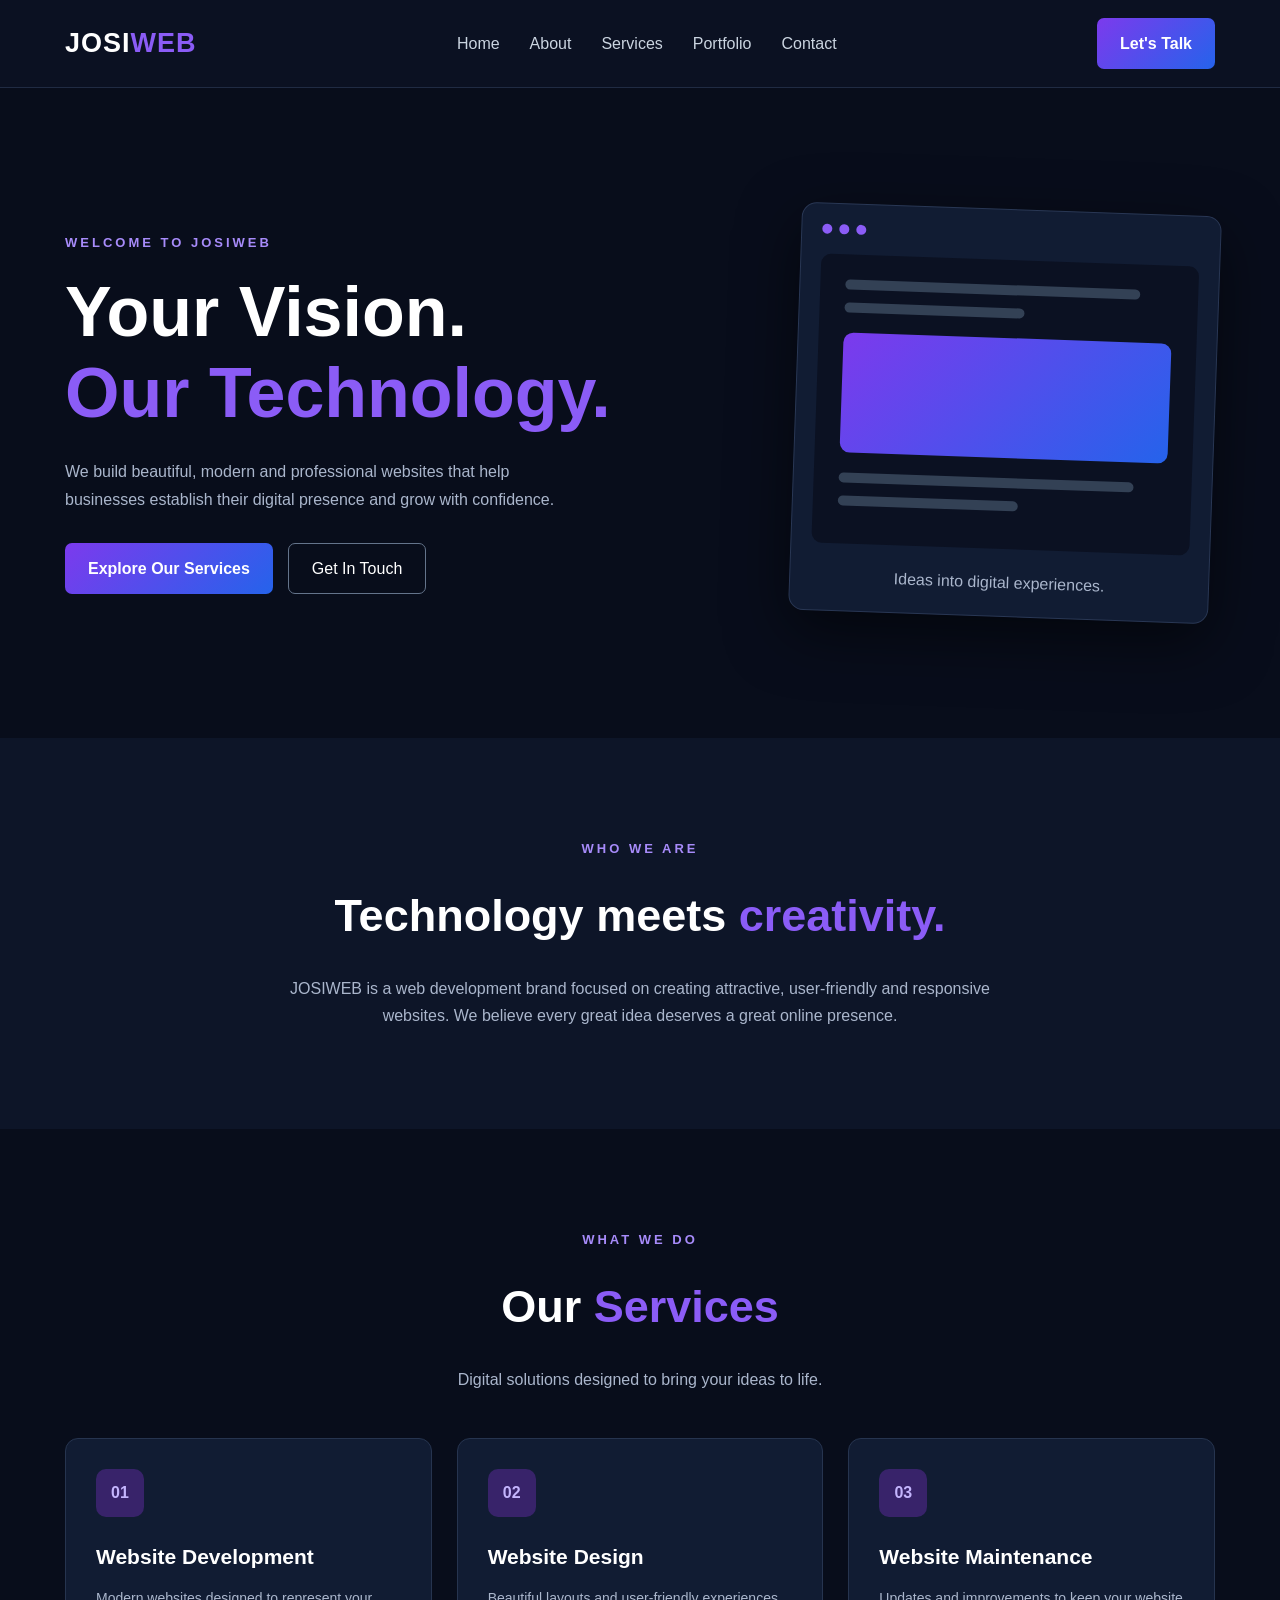
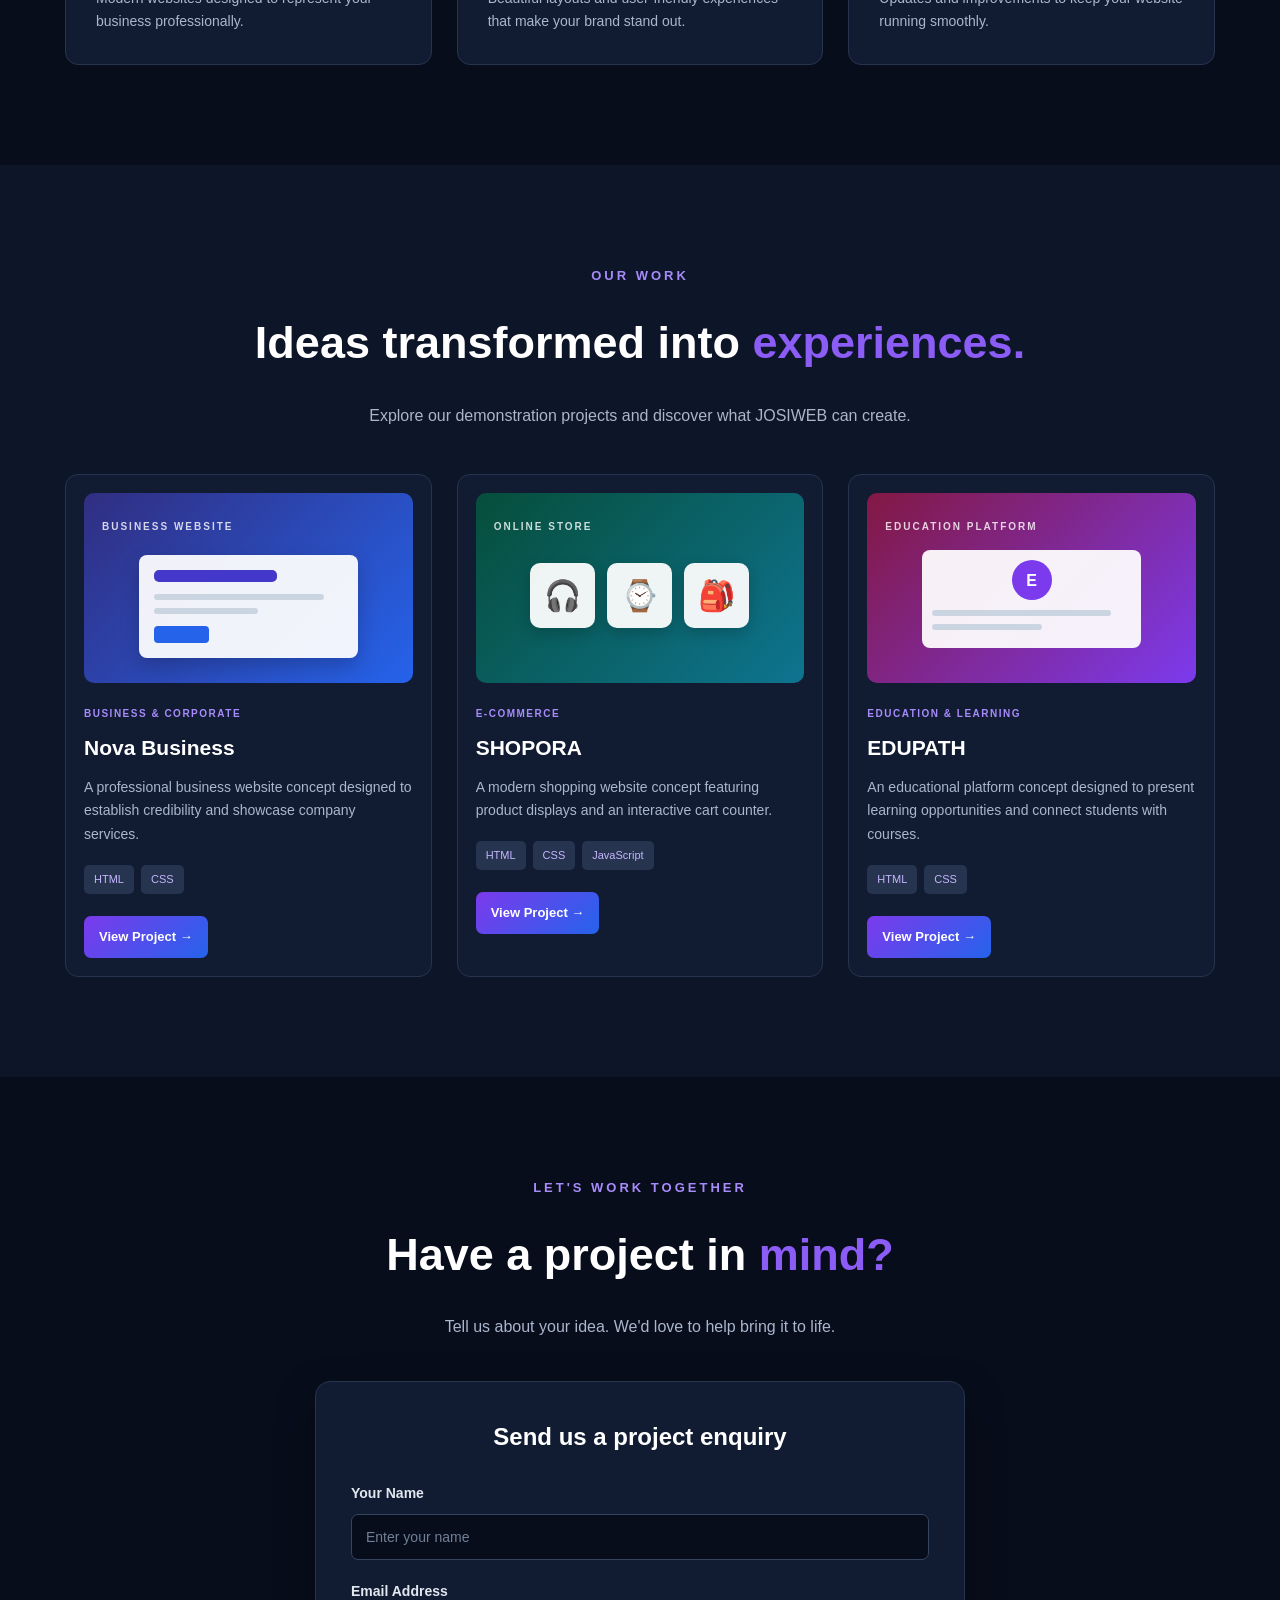
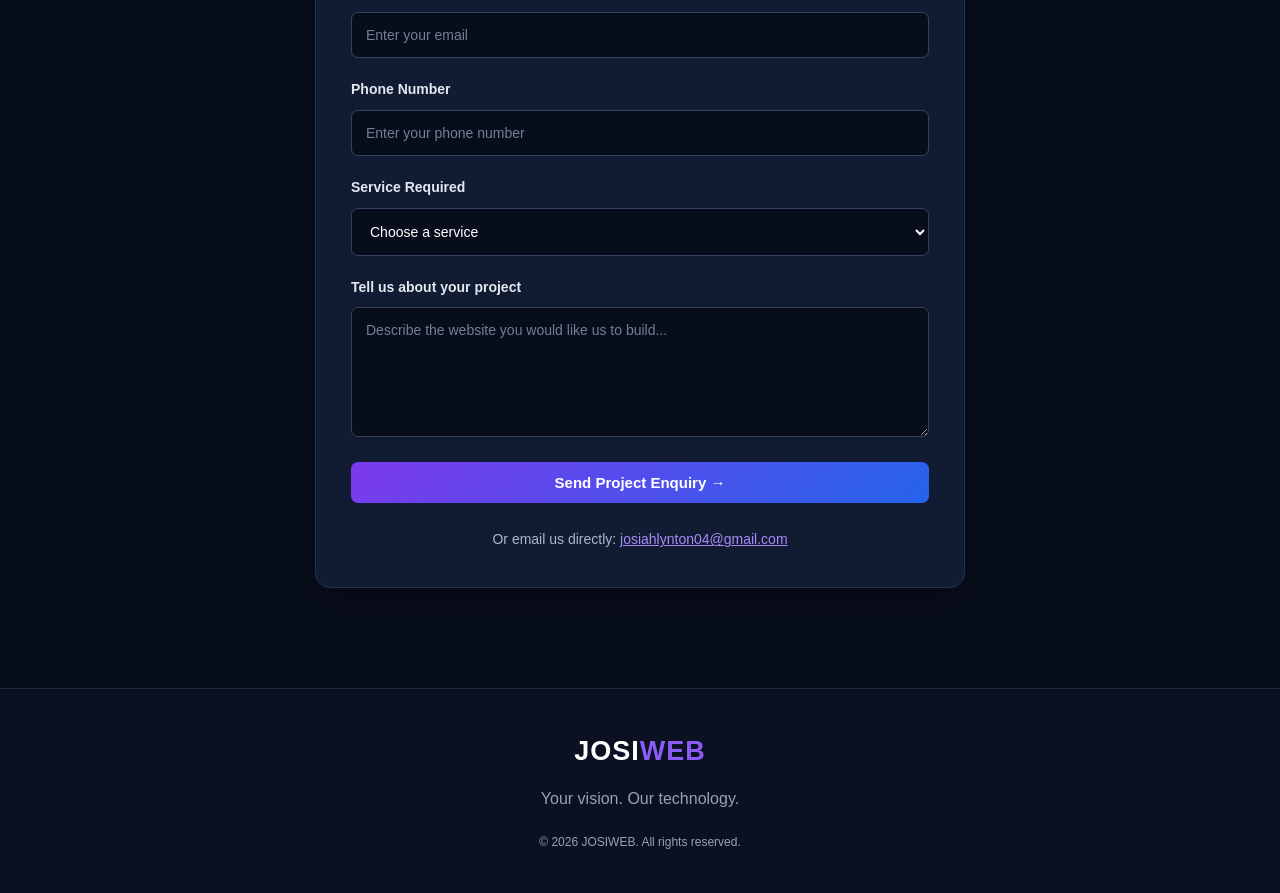
<file: index.html>
<!DOCTYPE html>
<html lang="en">

<head>
    <meta charset="UTF-8">
    <meta name="viewport" content="width=device-width, initial-scale=1.0">

    <title>JOSIWEB | Your Vision. Our Technology.</title>

    <meta name="description" content="JOSIWEB creates modern, professional websites that help businesses grow online.">

    <!-- JOSIWEB CUSTOM FAVICON -->
    <link rel="icon" type="image/svg+xml" href="./favicon.svg">

    <!-- STYLESHEET -->
    <link rel="stylesheet" href="style.css">
</head>

<body>

    <header class="header">
        <nav class="navbar">

            <a href="#home" class="logo">JOSI<span>WEB</span></a>

            <button class="menu-toggle" id="menu-toggle" aria-label="Open navigation menu"
                aria-expanded="false">☰</button>

            <ul class="nav-links" id="nav-links">
                <li><a href="#home">Home</a></li>
                <li><a href="#about">About</a></li>
                <li><a href="#services">Services</a></li>
                <li><a href="#portfolio">Portfolio</a></li>
                <li><a href="#contact">Contact</a></li>
            </ul>

            <a href="#contact" class="nav-button">Let's Talk</a>

        </nav>
    </header>

    <main>

        <!-- HERO -->
        <section class="hero" id="home">

            <div class="hero-content">
                <p class="hero-label">WELCOME TO JOSIWEB</p>

                <h1>Your Vision.<br><span>Our Technology.</span></h1>

                <p class="hero-description">
                    We build beautiful, modern and professional websites
                    that help businesses establish their digital presence
                    and grow with confidence.
                </p>

                <div class="hero-buttons">
                    <a href="#services" class="primary-button">Explore Our Services</a>
                    <a href="#contact" class="secondary-button">Get In Touch</a>
                </div>
            </div>

            <div class="hero-visual">
                <div class="visual-card">
                    <div class="visual-top">
                        <span></span><span></span><span></span>
                    </div>

                    <div class="visual-content">
                        <div class="visual-line"></div>
                        <div class="visual-line short"></div>
                        <div class="visual-box"></div>
                        <div class="visual-line"></div>
                        <div class="visual-line short"></div>
                    </div>

                    <p>Ideas into digital experiences.</p>
                </div>
            </div>

        </section>

        <!-- ABOUT -->
        <section class="about section" id="about">

            <p class="section-label">WHO WE ARE</p>

            <h2>Technology meets <span>creativity.</span></h2>

            <p>
                JOSIWEB is a web development brand focused on creating
                attractive, user-friendly and responsive websites.
                We believe every great idea deserves a great online presence.
            </p>

        </section>

        <!-- SERVICES -->
        <section class="services section" id="services">

            <p class="section-label">WHAT WE DO</p>

            <h2>Our <span>Services</span></h2>

            <p class="section-description">
                Digital solutions designed to bring your ideas to life.
            </p>

            <div class="service-container">

                <div class="service-card">
                    <div class="service-icon">01</div>
                    <h3>Website Development</h3>
                    <p>Modern websites designed to represent your business professionally.</p>
                </div>

                <div class="service-card">
                    <div class="service-icon">02</div>
                    <h3>Website Design</h3>
                    <p>Beautiful layouts and user-friendly experiences that make your brand stand out.</p>
                </div>

                <div class="service-card">
                    <div class="service-icon">03</div>
                    <h3>Website Maintenance</h3>
                    <p>Updates and improvements to keep your website running smoothly.</p>
                </div>

            </div>

        </section>

        <!-- PORTFOLIO -->
        <section class="portfolio section" id="portfolio">

            <p class="section-label">OUR WORK</p>

            <h2>Ideas transformed into <span>experiences.</span></h2>

            <p class="section-description">
                Explore our demonstration projects and discover what JOSIWEB can create.
            </p>

            <div class="service-container">

                <div class="service-card project-card">

                    <div class="project-preview business-preview">
                        <span class="preview-label">BUSINESS WEBSITE</span>

                        <div class="preview-window">
                            <div class="preview-heading"></div>
                            <div class="preview-line"></div>
                            <div class="preview-line small"></div>
                            <div class="preview-button"></div>
                        </div>
                    </div>

                    <p class="project-category">BUSINESS & CORPORATE</p>
                    <h3>Nova Business</h3>

                    <p>
                        A professional business website concept designed
                        to establish credibility and showcase company services.
                    </p>

                    <div class="technology-tags">
                        <span>HTML</span>
                        <span>CSS</span>
                    </div>

                    <a href="projects/business.html" class="primary-button">View Project →</a>

                </div>

                <div class="service-card project-card">

                    <div class="project-preview store-preview">
                        <span class="preview-label">ONLINE STORE</span>

                        <div class="store-products">
                            <div class="store-product">🎧</div>
                            <div class="store-product">⌚</div>
                            <div class="store-product">🎒</div>
                        </div>
                    </div>

                    <p class="project-category">E-COMMERCE</p>
                    <h3>SHOPORA</h3>

                    <p>
                        A modern shopping website concept featuring
                        product displays and an interactive cart counter.
                    </p>

                    <div class="technology-tags">
                        <span>HTML</span>
                        <span>CSS</span>
                        <span>JavaScript</span>
                    </div>

                    <a href="projects/store.html" class="primary-button">View Project →</a>

                </div>

                <div class="service-card project-card">

                    <div class="project-preview education-preview">
                        <span class="preview-label">EDUCATION PLATFORM</span>

                        <div class="education-preview-content">
                            <div class="education-circle">E</div>
                            <div class="preview-line"></div>
                            <div class="preview-line small"></div>
                        </div>
                    </div>

                    <p class="project-category">EDUCATION & LEARNING</p>
                    <h3>EDUPATH</h3>

                    <p>
                        An educational platform concept designed to present
                        learning opportunities and connect students with courses.
                    </p>

                    <div class="technology-tags">
                        <span>HTML</span>
                        <span>CSS</span>
                    </div>

                    <a href="projects/education.html" class="primary-button">View Project →</a>

                </div>

            </div>

        </section>

        <!-- CONTACT -->
        <section class="contact section" id="contact">

            <p class="section-label">LET'S WORK TOGETHER</p>

            <h2>Have a project in <span>mind?</span></h2>

            <p class="section-description">
                Tell us about your idea. We'd love to help bring it to life.
            </p>

            <div class="contact-details">

                <h3>Send us a project enquiry</h3>

                <form id="contact-form">

                    <div class="form-group">
                        <label for="client-name">Your Name</label>
                        <input type="text" id="client-name" name="name" placeholder="Enter your name" required>
                    </div>

                    <div class="form-group">
                        <label for="client-email">Email Address</label>
                        <input type="email" id="client-email" name="email" placeholder="Enter your email" required>
                    </div>

                    <div class="form-group">
                        <label for="client-phone">Phone Number</label>
                        <input type="tel" id="client-phone" name="phone" placeholder="Enter your phone number">
                    </div>

                    <div class="form-group">
                        <label for="service-type">Service Required</label>

                        <select id="service-type" name="service" required>
                            <option value="">Choose a service</option>
                            <option value="Business Website">Business Website</option>
                            <option value="E-commerce Website">Online Store</option>
                            <option value="Education Website">Education Website</option>
                            <option value="Website Design">Website Design</option>
                            <option value="Website Maintenance">Website Maintenance</option>
                            <option value="Other">Other</option>
                        </select>
                    </div>

                    <div class="form-group">
                        <label for="project-message">Tell us about your project</label>

                        <textarea id="project-message" name="message" rows="6"
                            placeholder="Describe the website you would like us to build..." required></textarea>
                    </div>

                    <button type="submit" class="primary-button">
                        Send Project Enquiry →
                    </button>

                </form>

                <p class="contact-email">
                    Or email us directly:
                    <a href="mailto:josiahlynton04@gmail.com">
                        josiahlynton04@gmail.com
                    </a>
                </p>

            </div>

        </section>

    </main>

    <!-- FOOTER -->
    <footer class="footer">

        <a href="#home" class="logo">JOSI<span>WEB</span></a>

        <p>Your vision. Our technology.</p>

        <p class="copyright">
            &copy; 2026 JOSIWEB. All rights reserved.
        </p>

    </footer>

    <script src="script.js"></script>

</body>

</html>
</file>
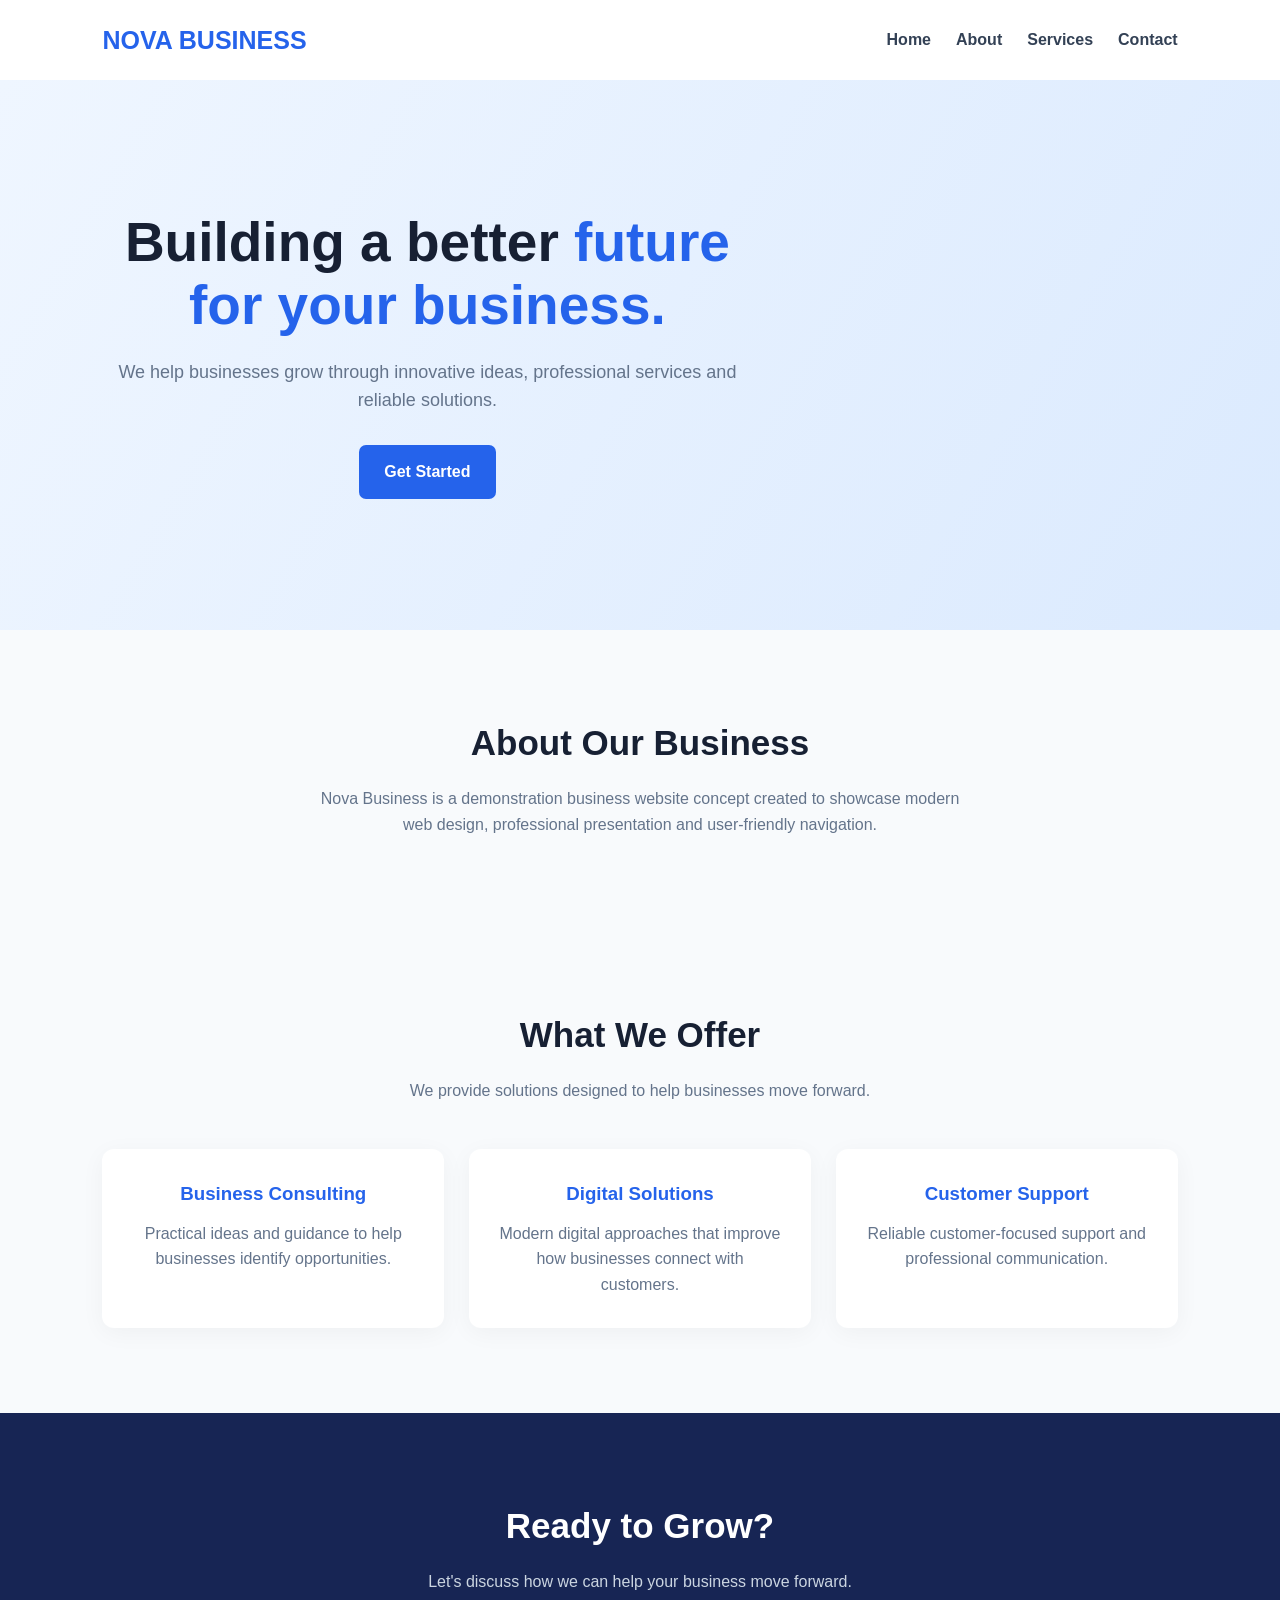
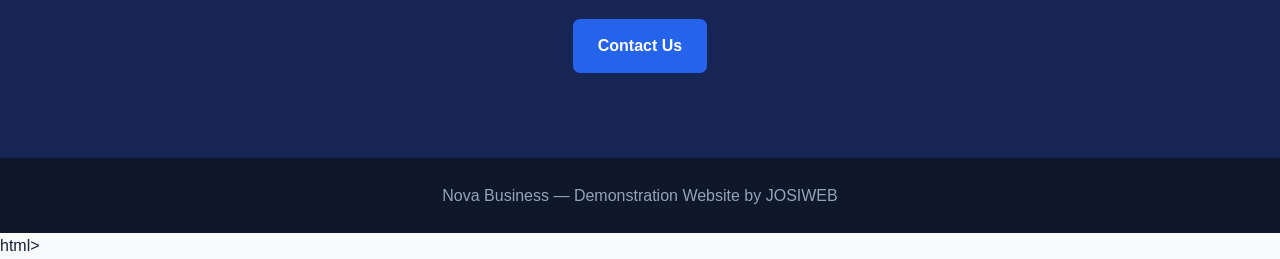
<file: projects/business.html>
<!DOCTYPE html>
<html lang="en">

<head>
    <meta charset="UTF-8">
    <meta name="viewport" content="width=device-width, initial-scale=1.0">

    <title>Nova Business | Grow Your Business</title>

    <style>
        * {
            margin: 0;
            padding: 0;
            box-sizing: border-box;
        }

        html {
            scroll-behavior: smooth;
        }

        body {
            font-family: Arial, sans-serif;
            background: #f8fafc;
            color: #172033;
            line-height: 1.6;
        }

        header {
            background: white;
            padding: 20px 8%;
            display: flex;
            justify-content: space-between;
            align-items: center;
            box-shadow: 0 2px 15px #0000000d;
        }

        .logo {
            font-size: 25px;
            font-weight: bold;
            color: #2563eb;
        }

        nav {
            display: flex;
            gap: 25px;
        }

        nav a {
            text-decoration: none;
            color: #334155;
            font-weight: 600;
        }

        nav a:hover {
            color: #2563eb;
        }

        .hero {
            min-height: 550px;
            padding: 100px 8%;
            display: flex;
            align-items: center;
            background: linear-gradient(120deg, #eff6ff, #dbeafe);
        }

        .hero-content {
            max-width: 650px;
        }

        .hero h1 {
            font-size: 55px;
            line-height: 1.15;
            margin-bottom: 20px;
        }

        .hero h1 span {
            color: #2563eb;
        }

        .hero p {
            color: #64748b;
            font-size: 18px;
            margin-bottom: 30px;
        }

        .button {
            display: inline-block;
            background: #2563eb;
            color: white;
            padding: 14px 25px;
            border-radius: 7px;
            text-decoration: none;
            font-weight: bold;
            transition: 0.3s;
        }

        .button:hover {
            background: #1d4ed8;
            transform: translateY(-3px);
        }

        section {
            padding: 85px 8%;
            text-align: center;
        }

        section h2 {
            font-size: 35px;
            margin-bottom: 15px;
        }

        .intro {
            color: #64748b;
            max-width: 650px;
            margin: auto;
        }

        .services {
            display: grid;
            grid-template-columns: repeat(3, 1fr);
            gap: 25px;
            margin-top: 45px;
        }

        .card {
            background: white;
            padding: 30px;
            border-radius: 12px;
            box-shadow: 0 5px 25px #0000000b;
            transition: 0.3s;
        }

        .card:hover {
            transform: translateY(-7px);
        }

        .card h3 {
            color: #2563eb;
            margin-bottom: 12px;
        }

        .card p {
            color: #64748b;
        }

        .contact {
            background: #172554;
            color: white;
        }

        .contact p {
            color: #cbd5e1;
            margin: 15px 0 25px;
        }

        footer {
            background: #0f172a;
            color: #94a3b8;
            text-align: center;
            padding: 25px;
        }

        @media (max-width: 700px) {
            header {
                flex-direction: column;
                gap: 15px;
            }

            nav {
                flex-wrap: wrap;
                justify-content: center;
                gap: 15px;
            }

            .hero {
                padding: 75px 8%;
            }

            .hero h1 {
                font-size: 40px;
            }

            .services {
                grid-template-columns: 1fr;
            }

            section {
                padding: 65px 8%;
            }
        }
    </style>
</head>

<body>

    <header>
        <div class="logo">NOVA BUSINESS</div>

        <nav>
            <a href="#home">Home</a>
            <a href="#about">About</a>
            <a href="#services">Services</a>
            <a href="#contact">Contact</a>
        </nav>
    </header>

    <main>

        <section class="hero" id="home">
            <div class="hero-content">

                <h1>
                    Building a better
                    <span>future for your business.</span>
                </h1>

                <p>
                    We help businesses grow through innovative ideas,
                    professional services and reliable solutions.
                </p>

                <a href="#contact" class="button">
                    Get Started
                </a>

            </div>
        </section>

        <section id="about">
            <h2>About Our Business</h2>

            <p class="intro">
                Nova Business is a demonstration business website
                concept created to showcase modern web design,
                professional presentation and user-friendly navigation.
            </p>
        </section>

        <section id="services">
            <h2>What We Offer</h2>

            <p class="intro">
                We provide solutions designed to help businesses
                move forward.
            </p>

            <div class="services">

                <div class="card">
                    <h3>Business Consulting</h3>
                    <p>
                        Practical ideas and guidance to help businesses
                        identify opportunities.
                    </p>
                </div>

                <div class="card">
                    <h3>Digital Solutions</h3>
                    <p>
                        Modern digital approaches that improve how
                        businesses connect with customers.
                    </p>
                </div>

                <div class="card">
                    <h3>Customer Support</h3>
                    <p>
                        Reliable customer-focused support and
                        professional communication.
                    </p>
                </div>

            </div>
        </section>

        <section class="contact" id="contact">
            <h2>Ready to Grow?</h2>

            <p>
                Let's discuss how we can help your business move forward.
            </p>

            <a href="mailto:hello@novabusiness.example" class="button">
                Contact Us
            </a>
        </section>

    </main>

    <footer>
        <p>Nova Business — Demonstration Website by JOSIWEB</p>
    </footer>

</body>

</html>html>
</file>
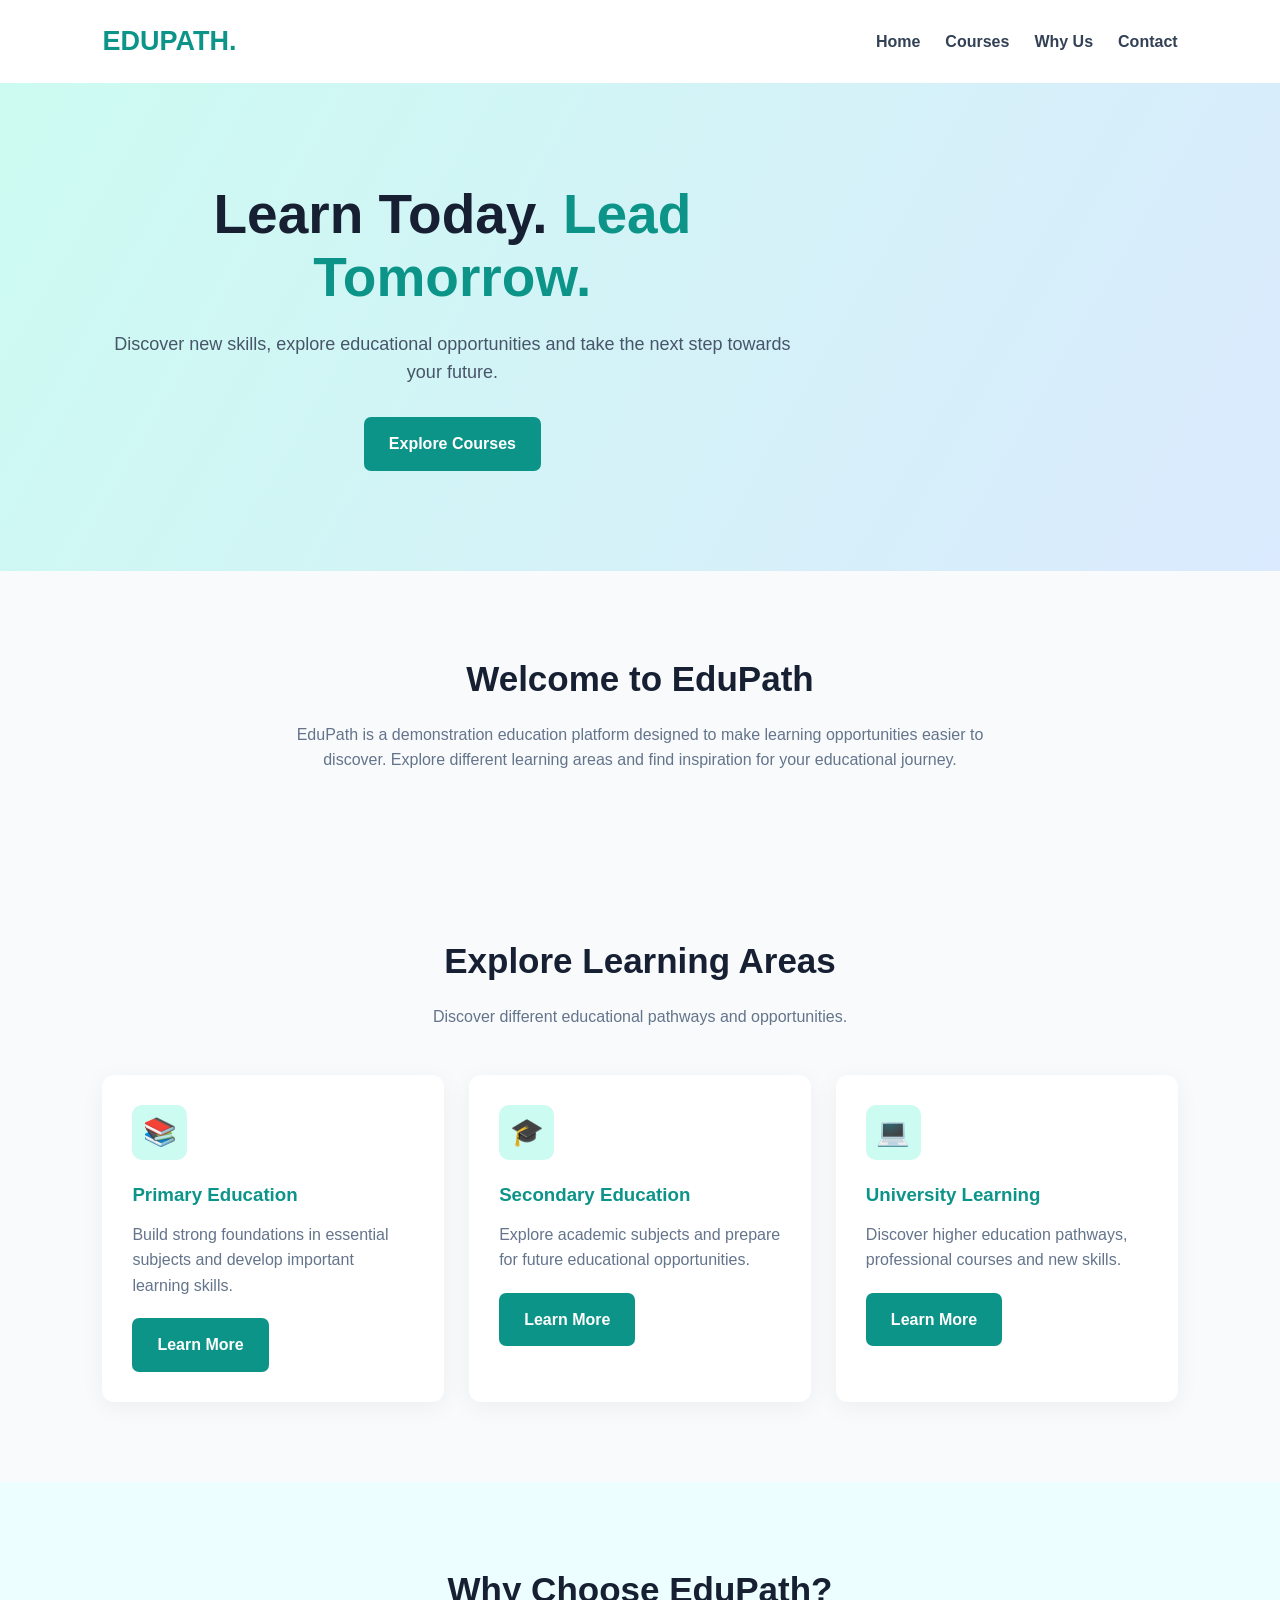
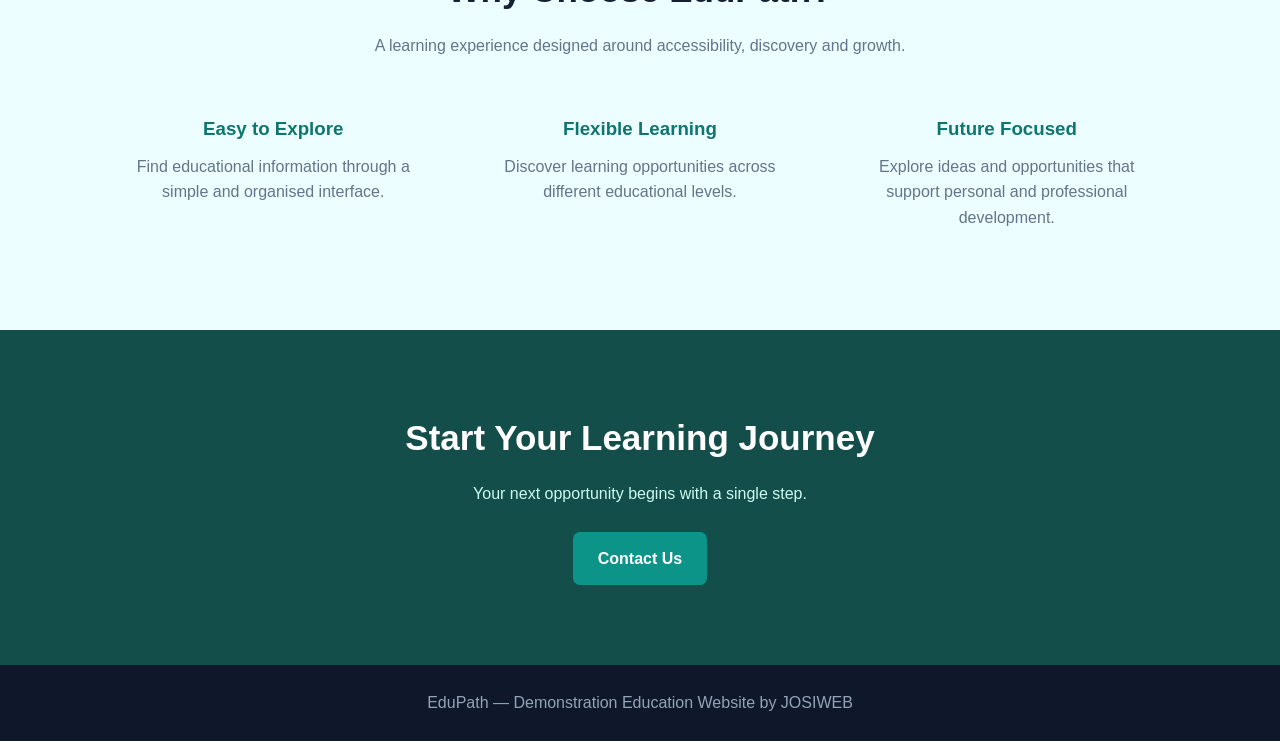
<file: projects/education.html>
<!DOCTYPE html>
<html lang="en">

<head>
    <meta charset="UTF-8">
    <meta name="viewport" content="width=device-width, initial-scale=1.0">

    <title>EDUPATH | Learn Without Limits</title>

    <style>
        * {
            margin: 0;
            padding: 0;
            box-sizing: border-box;
        }

        html {
            scroll-behavior: smooth;
        }

        body {
            font-family: Arial, sans-serif;
            background: #f8fafc;
            color: #172033;
            line-height: 1.6;
        }

        header {
            background: white;
            padding: 20px 8%;
            display: flex;
            justify-content: space-between;
            align-items: center;
            box-shadow: 0 2px 15px #00000010;
        }

        .logo {
            font-size: 27px;
            font-weight: bold;
            color: #0d9488;
        }

        nav {
            display: flex;
            gap: 25px;
        }

        nav a {
            text-decoration: none;
            color: #334155;
            font-weight: bold;
        }

        nav a:hover {
            color: #0d9488;
        }

        .hero {
            padding: 100px 8%;
            min-height: 480px;
            display: flex;
            align-items: center;
            background: linear-gradient(120deg, #ccfbf1, #dbeafe);
        }

        .hero-content {
            max-width: 700px;
        }

        .hero h1 {
            font-size: 55px;
            line-height: 1.15;
            margin-bottom: 20px;
        }

        .hero h1 span {
            color: #0d9488;
        }

        .hero p {
            color: #475569;
            font-size: 18px;
            margin-bottom: 30px;
        }

        .button {
            display: inline-block;
            background: #0d9488;
            color: white;
            padding: 14px 25px;
            border-radius: 7px;
            text-decoration: none;
            font-weight: bold;
            border: none;
            cursor: pointer;
        }

        .button:hover {
            background: #0f766e;
        }

        section {
            padding: 80px 8%;
            text-align: center;
        }

        section h2 {
            font-size: 35px;
            margin-bottom: 15px;
        }

        .intro {
            max-width: 700px;
            margin: auto;
            color: #64748b;
        }

        .courses {
            display: grid;
            grid-template-columns: repeat(3, 1fr);
            gap: 25px;
            margin-top: 45px;
            text-align: left;
        }

        .course-card {
            background: white;
            border-radius: 12px;
            padding: 30px;
            box-shadow: 0 5px 25px #0000000d;
            transition: 0.3s;
        }

        .course-card:hover {
            transform: translateY(-7px);
        }

        .course-icon {
            width: 55px;
            height: 55px;
            background: #ccfbf1;
            border-radius: 10px;
            display: flex;
            align-items: center;
            justify-content: center;
            font-size: 27px;
            margin-bottom: 20px;
        }

        .course-card h3 {
            margin-bottom: 12px;
            color: #0d9488;
        }

        .course-card p {
            color: #64748b;
            margin-bottom: 20px;
        }

        .features {
            background: #ecfeff;
        }

        .feature-list {
            display: grid;
            grid-template-columns: repeat(3, 1fr);
            gap: 25px;
            margin-top: 35px;
        }

        .feature {
            padding: 20px;
        }

        .feature h3 {
            margin-bottom: 10px;
            color: #0f766e;
        }

        .feature p {
            color: #64748b;
        }

        .contact {
            background: #134e4a;
            color: white;
        }

        .contact p {
            color: #ccfbf1;
            margin: 15px 0 25px;
        }

        footer {
            background: #0f172a;
            color: #94a3b8;
            text-align: center;
            padding: 25px;
        }

        @media (max-width: 750px) {
            header {
                flex-wrap: wrap;
                gap: 15px;
            }

            nav {
                width: 100%;
                justify-content: center;
                flex-wrap: wrap;
                gap: 15px;
            }

            .hero {
                padding: 75px 8%;
            }

            .hero h1 {
                font-size: 39px;
            }

            .courses,
            .feature-list {
                grid-template-columns: 1fr;
            }
        }
    </style>
</head>

<body>

    <header>
        <div class="logo">EDUPATH.</div>

        <nav>
            <a href="#home">Home</a>
            <a href="#courses">Courses</a>
            <a href="#features">Why Us</a>
            <a href="#contact">Contact</a>
        </nav>
    </header>

    <main>

        <!-- HERO SECTION -->
        <section class="hero" id="home">
            <div class="hero-content">

                <h1>
                    Learn Today.
                    <span>Lead Tomorrow.</span>
                </h1>

                <p>
                    Discover new skills, explore educational opportunities
                    and take the next step towards your future.
                </p>

                <a href="#courses" class="button">
                    Explore Courses
                </a>

            </div>
        </section>

        <!-- ABOUT SECTION -->
        <section id="about">

            <h2>Welcome to EduPath</h2>

            <p class="intro">
                EduPath is a demonstration education platform designed
                to make learning opportunities easier to discover.
                Explore different learning areas and find inspiration
                for your educational journey.
            </p>

        </section>

        <!-- COURSES SECTION -->
        <section id="courses">

            <h2>Explore Learning Areas</h2>

            <p class="intro">
                Discover different educational pathways and opportunities.
            </p>

            <div class="courses">

                <div class="course-card">

                    <div class="course-icon">📚</div>

                    <h3>Primary Education</h3>

                    <p>
                        Build strong foundations in essential subjects
                        and develop important learning skills.
                    </p>

                    <a href="#contact" class="button">
                        Learn More
                    </a>

                </div>

                <div class="course-card">

                    <div class="course-icon">🎓</div>

                    <h3>Secondary Education</h3>

                    <p>
                        Explore academic subjects and prepare for
                        future educational opportunities.
                    </p>

                    <a href="#contact" class="button">
                        Learn More
                    </a>

                </div>

                <div class="course-card">

                    <div class="course-icon">💻</div>

                    <h3>University Learning</h3>

                    <p>
                        Discover higher education pathways,
                        professional courses and new skills.
                    </p>

                    <a href="#contact" class="button">
                        Learn More
                    </a>

                </div>

            </div>

        </section>

        <!-- FEATURES SECTION -->
        <section class="features" id="features">

            <h2>Why Choose EduPath?</h2>

            <p class="intro">
                A learning experience designed around accessibility,
                discovery and growth.
            </p>

            <div class="feature-list">

                <div class="feature">
                    <h3>Easy to Explore</h3>
                    <p>
                        Find educational information through a simple
                        and organised interface.
                    </p>
                </div>

                <div class="feature">
                    <h3>Flexible Learning</h3>
                    <p>
                        Discover learning opportunities across
                        different educational levels.
                    </p>
                </div>

                <div class="feature">
                    <h3>Future Focused</h3>
                    <p>
                        Explore ideas and opportunities that support
                        personal and professional development.
                    </p>
                </div>

            </div>

        </section>

        <!-- CONTACT SECTION -->
        <section class="contact" id="contact">

            <h2>Start Your Learning Journey</h2>

            <p>
                Your next opportunity begins with a single step.
            </p>

            <a href="mailto:hello@edupath.example" class="button">
                Contact Us
            </a>

        </section>

    </main>

    <footer>
        <p>EduPath — Demonstration Education Website by JOSIWEB</p>
    </footer>

</body>

</html>
</file>
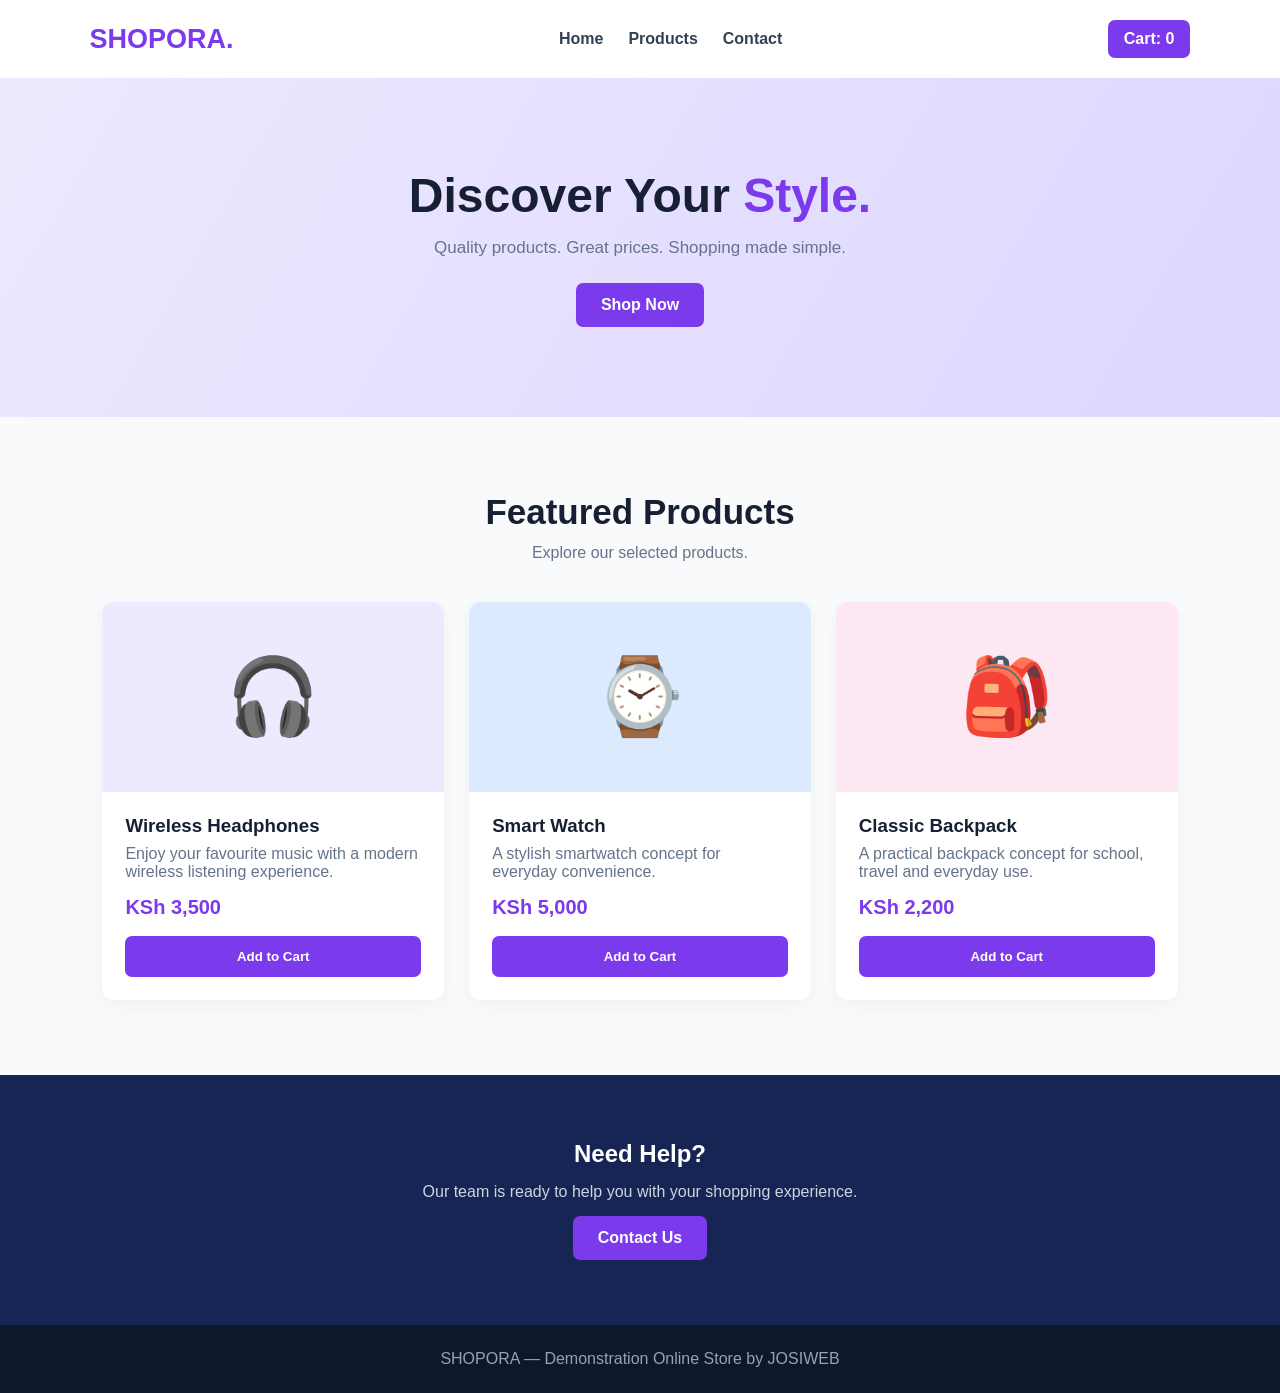
<file: projects/store.html>
<!DOCTYPE html>
<html lang="en">

<head>
    <meta charset="UTF-8">
    <meta name="viewport" content="width=device-width, initial-scale=1.0">

    <title>SHOPORA | Online Shopping</title>

    <style>
        * {
            margin: 0;
            padding: 0;
            box-sizing: border-box;
        }

        body {
            font-family: Arial, sans-serif;
            background: #f8fafc;
            color: #172033;
        }

        header {
            background: white;
            padding: 20px 7%;
            display: flex;
            justify-content: space-between;
            align-items: center;
            box-shadow: 0 2px 12px #00000010;
        }

        .logo {
            font-size: 27px;
            font-weight: bold;
            color: #7c3aed;
        }

        nav {
            display: flex;
            gap: 25px;
        }

        nav a {
            text-decoration: none;
            color: #334155;
            font-weight: bold;
        }

        nav a:hover {
            color: #7c3aed;
        }

        .cart {
            background: #7c3aed;
            color: white;
            padding: 10px 16px;
            border-radius: 7px;
            font-weight: bold;
        }

        .hero {
            padding: 90px 8%;
            background: linear-gradient(120deg, #ede9fe, #ddd6fe);
            text-align: center;
        }

        .hero h1 {
            font-size: 48px;
            margin-bottom: 15px;
        }

        .hero h1 span {
            color: #7c3aed;
        }

        .hero p {
            color: #64748b;
            margin-bottom: 25px;
            font-size: 17px;
        }

        .button {
            display: inline-block;
            background: #7c3aed;
            color: white;
            padding: 13px 25px;
            text-decoration: none;
            border-radius: 7px;
            font-weight: bold;
            border: none;
            cursor: pointer;
        }

        .button:hover {
            background: #5b21b6;
        }

        .products-section {
            padding: 75px 8%;
            text-align: center;
        }

        .products-section h2 {
            font-size: 35px;
            margin-bottom: 12px;
        }

        .intro {
            color: #64748b;
            margin-bottom: 40px;
        }

        .products {
            display: grid;
            grid-template-columns: repeat(3, 1fr);
            gap: 25px;
            text-align: left;
        }

        .product {
            background: white;
            border-radius: 12px;
            overflow: hidden;
            box-shadow: 0 5px 20px #0000000b;
            transition: 0.3s;
        }

        .product:hover {
            transform: translateY(-7px);
        }

        .product-image {
            height: 190px;
            display: flex;
            align-items: center;
            justify-content: center;
            font-size: 75px;
            background: #ede9fe;
        }

        .product:nth-child(2) .product-image {
            background: #dbeafe;
        }

        .product:nth-child(3) .product-image {
            background: #fce7f3;
        }

        .product-info {
            padding: 23px;
        }

        .product-info h3 {
            margin-bottom: 8px;
        }

        .product-info p {
            color: #64748b;
            margin-bottom: 15px;
        }

        .price {
            color: #7c3aed;
            font-size: 20px;
            font-weight: bold;
            margin-bottom: 17px;
        }

        .product-info button {
            width: 100%;
        }

        .contact {
            padding: 65px 8%;
            text-align: center;
            background: #172554;
            color: white;
        }

        .contact p {
            color: #cbd5e1;
            margin: 15px 0;
        }

        footer {
            background: #0f172a;
            color: #94a3b8;
            text-align: center;
            padding: 25px;
        }

        @media (max-width: 750px) {
            header {
                flex-wrap: wrap;
                gap: 15px;
            }

            nav {
                order: 3;
                width: 100%;
                justify-content: center;
                flex-wrap: wrap;
            }

            .products {
                grid-template-columns: 1fr;
            }

            .hero h1 {
                font-size: 36px;
            }
        }
    </style>
</head>

<body>

    <header>
        <div class="logo">SHOPORA.</div>

        <nav>
            <a href="#home">Home</a>
            <a href="#products">Products</a>
            <a href="#contact">Contact</a>
        </nav>

        <div class="cart">
            Cart: <span id="cart-count">0</span>
        </div>
    </header>

    <main>

        <section class="hero" id="home">
            <h1>Discover Your <span>Style.</span></h1>

            <p>
                Quality products. Great prices. Shopping made simple.
            </p>

            <a href="#products" class="button">
                Shop Now
            </a>
        </section>

        <section class="products-section" id="products">

            <h2>Featured Products</h2>

            <p class="intro">
                Explore our selected products.
            </p>

            <div class="products">

                <div class="product">
                    <div class="product-image">🎧</div>

                    <div class="product-info">
                        <h3>Wireless Headphones</h3>

                        <p>
                            Enjoy your favourite music with a modern
                            wireless listening experience.
                        </p>

                        <div class="price">KSh 3,500</div>

                        <button class="button add-cart">
                            Add to Cart
                        </button>
                    </div>
                </div>

                <div class="product">
                    <div class="product-image">⌚</div>

                    <div class="product-info">
                        <h3>Smart Watch</h3>

                        <p>
                            A stylish smartwatch concept for everyday
                            convenience.
                        </p>

                        <div class="price">KSh 5,000</div>

                        <button class="button add-cart">
                            Add to Cart
                        </button>
                    </div>
                </div>

                <div class="product">
                    <div class="product-image">🎒</div>

                    <div class="product-info">
                        <h3>Classic Backpack</h3>

                        <p>
                            A practical backpack concept for school,
                            travel and everyday use.
                        </p>

                        <div class="price">KSh 2,200</div>

                        <button class="button add-cart">
                            Add to Cart
                        </button>
                    </div>
                </div>

            </div>

        </section>

        <section class="contact" id="contact">
            <h2>Need Help?</h2>

            <p>
                Our team is ready to help you with your shopping experience.
            </p>

            <a href="mailto:hello@shopora.example" class="button">
                Contact Us
            </a>
        </section>

    </main>

    <footer>
        <p>SHOPORA — Demonstration Online Store by JOSIWEB</p>
    </footer>

    <script>
        let cartCount = 0;

        const buttons = document.querySelectorAll(".add-cart");

        buttons.forEach(function (button) {
            button.addEventListener("click", function () {

                cartCount++;

                document.getElementById("cart-count").textContent = cartCount;

                button.textContent = "Added ✓";

                setTimeout(function () {
                    button.textContent = "Add to Cart";
                }, 1000);

            });
        });
    </script>

</body>

</html>
</file>
<file: style.css>
/* =================================
   JOSIWEB - MAIN STYLESHEET
================================= */

* {
    margin: 0;
    padding: 0;
    box-sizing: border-box;
}

html {
    scroll-behavior: smooth;
}

body {
    font-family: Arial, sans-serif;
    background: #080d1b;
    color: #ffffff;
    line-height: 1.7;
}

a {
    text-decoration: none;
    color: inherit;
}

span {
    color: #8b5cf6;
}

/* NAVIGATION */

.header {
    width: 100%;
    background: #0b1122;
    position: sticky;
    top: 0;
    z-index: 1000;
    border-bottom: 1px solid #202b43;
}

.navbar {
    max-width: 1200px;
    margin: auto;
    padding: 18px 25px;
    display: flex;
    justify-content: space-between;
    align-items: center;
}

.logo {
    font-size: 27px;
    font-weight: bold;
    letter-spacing: 1px;
}

.nav-links {
    display: flex;
    list-style: none;
    gap: 30px;
}

.nav-links a {
    color: #cbd5e1;
    transition: 0.3s;
}

.nav-links a:hover {
    color: #a78bfa;
}

.nav-button,
.primary-button {
    display: inline-block;
    background: linear-gradient(135deg, #7c3aed, #2563eb);
    color: white;
    padding: 12px 23px;
    border-radius: 7px;
    font-weight: bold;
    border: none;
    cursor: pointer;
    transition: 0.3s;
}

.nav-button:hover,
.primary-button:hover {
    transform: translateY(-3px);
    box-shadow: 0 8px 25px #7c3aed55;
}

.menu-toggle {
    display: none;
    background: none;
    color: white;
    border: none;
    font-size: 27px;
    cursor: pointer;
}

/* HERO */

.hero {
    min-height: 650px;
    max-width: 1200px;
    margin: auto;
    padding: 100px 25px;
    display: flex;
    align-items: center;
    justify-content: space-between;
    gap: 60px;
}

.hero-content {
    max-width: 600px;
}

.hero-label,
.section-label {
    color: #a78bfa;
    font-size: 13px;
    font-weight: bold;
    letter-spacing: 3px;
    margin-bottom: 18px;
}

.hero h1 {
    font-size: clamp(42px, 6vw, 70px);
    line-height: 1.15;
    margin-bottom: 25px;
}

.hero-description {
    color: #aab6cc;
    max-width: 520px;
    margin-bottom: 30px;
}

.hero-buttons {
    display: flex;
    flex-wrap: wrap;
    gap: 15px;
}

.secondary-button {
    display: inline-block;
    padding: 11px 23px;
    border: 1px solid #64748b;
    border-radius: 7px;
    transition: 0.3s;
}

.secondary-button:hover {
    background: #1e293b;
}

/* HERO VISUAL */

.hero-visual {
    width: 420px;
    max-width: 100%;
}

.visual-card {
    background: #111c33;
    border: 1px solid #293754;
    border-radius: 15px;
    padding: 20px;
    box-shadow: 0 20px 60px #0008;
    transform: rotate(2deg);
}

.visual-top {
    display: flex;
    gap: 7px;
    padding-bottom: 20px;
}

.visual-top span {
    width: 10px;
    height: 10px;
    background: #8b5cf6;
    border-radius: 50%;
}

.visual-content {
    background: #0b1122;
    padding: 25px;
    border-radius: 10px;
}

.visual-line {
    height: 10px;
    width: 90%;
    background: #334155;
    border-radius: 10px;
    margin-bottom: 13px;
}

.visual-line.short {
    width: 55%;
}

.visual-box {
    height: 120px;
    border-radius: 10px;
    margin: 20px 0;
    background: linear-gradient(135deg, #7c3aed, #2563eb);
}

.visual-card p {
    text-align: center;
    color: #aab6cc;
    margin-top: 20px;
}

/* GENERAL SECTIONS */

.section {
    padding: 100px 25px;
    text-align: center;
}

.section h2 {
    font-size: clamp(30px, 4vw, 45px);
    margin-bottom: 20px;
}

.section-description {
    color: #aab6cc;
    margin-bottom: 45px;
}

.about {
    background: #0d1528;
}

.about>p:last-child {
    max-width: 750px;
    margin: auto;
    color: #aab6cc;
}

/* SERVICES */

.services {
    background: #080d1b;
}

.service-container {
    max-width: 1150px;
    margin: 45px auto 0;
    display: grid;
    grid-template-columns: repeat(3, 1fr);
    gap: 25px;
}

.service-card {
    background: #111c33;
    border: 1px solid #26344f;
    border-radius: 13px;
    padding: 30px;
    text-align: left;
    transition: 0.3s;
}

.service-card:hover {
    transform: translateY(-7px);
    border-color: #8b5cf6;
    box-shadow: 0 15px 35px #0005;
}

.service-icon {
    width: 48px;
    height: 48px;
    display: flex;
    align-items: center;
    justify-content: center;
    background: #38236a;
    color: #c4b5fd;
    border-radius: 10px;
    font-weight: bold;
    margin-bottom: 22px;
}

.service-card h3 {
    font-size: 21px;
    margin-bottom: 12px;
}

.service-card p {
    color: #aab6cc;
    font-size: 14px;
}

/* PORTFOLIO */

.portfolio {
    background: #0d1528;
}

.project-card {
    padding: 18px;
    overflow: hidden;
}

.project-preview {
    height: 190px;
    border-radius: 10px;
    margin-bottom: 22px;
    padding: 18px;
    position: relative;
    overflow: hidden;
}

.business-preview {
    background: linear-gradient(135deg, #312e81, #2563eb);
}

.store-preview {
    background: linear-gradient(135deg, #064e3b, #0e7490);
}

.education-preview {
    background: linear-gradient(135deg, #831843, #7c3aed);
}

.preview-label {
    font-size: 10px;
    letter-spacing: 2px;
    color: #ffffffcc;
    font-weight: bold;
}

.preview-window {
    background: #ffffffee;
    border-radius: 8px;
    padding: 15px;
    width: 75%;
    margin: 17px auto 0;
    box-shadow: 0 8px 20px #0003;
}

.preview-heading {
    width: 65%;
    height: 12px;
    background: #4338ca;
    border-radius: 5px;
    margin-bottom: 12px;
}

.preview-line {
    width: 90%;
    height: 6px;
    background: #cbd5e1;
    border-radius: 5px;
    margin-bottom: 8px;
}

.preview-line.small {
    width: 55%;
}

.preview-button {
    width: 55px;
    height: 17px;
    background: #2563eb;
    border-radius: 4px;
    margin-top: 12px;
}

.store-products {
    display: flex;
    justify-content: center;
    gap: 12px;
    margin-top: 25px;
}

.store-product {
    width: 65px;
    height: 65px;
    border-radius: 10px;
    background: #ffffffee;
    display: flex;
    justify-content: center;
    align-items: center;
    font-size: 30px;
    box-shadow: 0 5px 15px #0003;
}

.education-preview-content {
    width: 75%;
    margin: 12px auto;
    padding: 10px;
    background: #ffffffee;
    border-radius: 8px;
}

.education-circle {
    width: 40px;
    height: 40px;
    margin: auto auto 10px;
    border-radius: 50%;
    background: #7c3aed;
    color: white;
    display: flex;
    align-items: center;
    justify-content: center;
    font-weight: bold;
}

.project-category {
    color: #a78bfa !important;
    font-size: 10px !important;
    font-weight: bold;
    letter-spacing: 1.5px;
    margin-bottom: 8px;
}

.project-card h3 {
    margin-bottom: 10px;
}

.technology-tags {
    display: flex;
    flex-wrap: wrap;
    gap: 7px;
    margin: 18px 0 22px;
}

.technology-tags span {
    background: #26344f;
    color: #c4b5fd;
    padding: 5px 10px;
    font-size: 11px;
    border-radius: 5px;
}

.project-card .primary-button {
    font-size: 13px;
    padding: 10px 15px;
}

/* CONTACT */

.contact {
    background: #080d1b;
}

.contact>p:not(.section-label) {
    color: #aab6cc;
    margin-bottom: 25px;
}

.contact-details {
    max-width: 650px;
    margin: 40px auto 0;
    padding: 35px;
    background: #111c33;
    border: 1px solid #26344f;
    border-radius: 15px;
    text-align: left;
    box-shadow: 0 15px 40px #0004;
}

.contact-details h3 {
    font-size: 24px;
    text-align: center;
    margin-bottom: 25px;
}

.contact-details form {
    display: flex;
    flex-direction: column;
    gap: 20px;
}

.form-group {
    display: flex;
    flex-direction: column;
    gap: 8px;
}

.form-group label {
    color: #e2e8f0;
    font-size: 14px;
    font-weight: bold;
}

.form-group input,
.form-group select,
.form-group textarea {
    width: 100%;
    padding: 14px;
    background: #080d1b;
    border: 1px solid #34435e;
    border-radius: 7px;
    color: #ffffff;
    font-family: inherit;
    font-size: 14px;
    outline: none;
    transition: 0.3s;
}

.form-group input:focus,
.form-group select:focus,
.form-group textarea:focus {
    border-color: #8b5cf6;
    box-shadow: 0 0 0 3px #8b5cf633;
}

.form-group input::placeholder,
.form-group textarea::placeholder {
    color: #718096;
}

.form-group select {
    cursor: pointer;
}

.form-group select option {
    background: #111c33;
    color: white;
}

.form-group textarea {
    resize: vertical;
    min-height: 130px;
}

.contact-details form .primary-button {
    width: 100%;
    font-size: 15px;
    margin-top: 5px;
}

.contact-email {
    text-align: center;
    margin-top: 25px;
    color: #aab6cc;
    font-size: 14px;
}

.contact-email a {
    color: #a78bfa;
    text-decoration: underline;
}

/* FOOTER */

.footer {
    background: #0b1122;
    border-top: 1px solid #202b43;
    padding: 40px 20px;
    text-align: center;
}

.footer p {
    color: #94a3b8;
    margin-top: 10px;
}

.copyright {
    font-size: 12px;
    margin-top: 20px !important;
}

/* TABLET */

@media (max-width: 850px) {

    .hero {
        flex-direction: column;
        text-align: center;
        padding-top: 75px;
    }

    .hero-content {
        margin: auto;
    }

    .hero-description {
        margin-left: auto;
        margin-right: auto;
    }

    .hero-buttons {
        justify-content: center;
    }

    .service-container {
        grid-template-columns: repeat(2, 1fr);
    }

    .hero-visual {
        width: 500px;
    }
}

/* MOBILE */

@media (max-width: 550px) {

    .navbar {
        padding: 15px 18px;
    }

    .menu-toggle {
        display: block;
    }

    .nav-button {
        display: none;
    }

    .nav-links {
        display: none;
        position: absolute;
        top: 65px;
        left: 0;
        width: 100%;
        background: #0b1122;
        flex-direction: column;
        gap: 0;
        padding: 10px 20px 20px;
        border-bottom: 1px solid #26344f;
    }

    .nav-links.active {
        display: flex;
    }

    .nav-links li {
        padding: 12px 0;
    }

    .hero {
        padding: 70px 20px;
    }

    .hero h1 {
        font-size: 42px;
    }

    .section {
        padding: 75px 18px;
    }

    .service-container {
        grid-template-columns: 1fr;
    }

    .project-preview {
        height: 175px;
    }

    .contact-details {
        padding: 22px 17px;
    }

    .contact-details h3 {
        font-size: 21px;
    }
}
</file>
